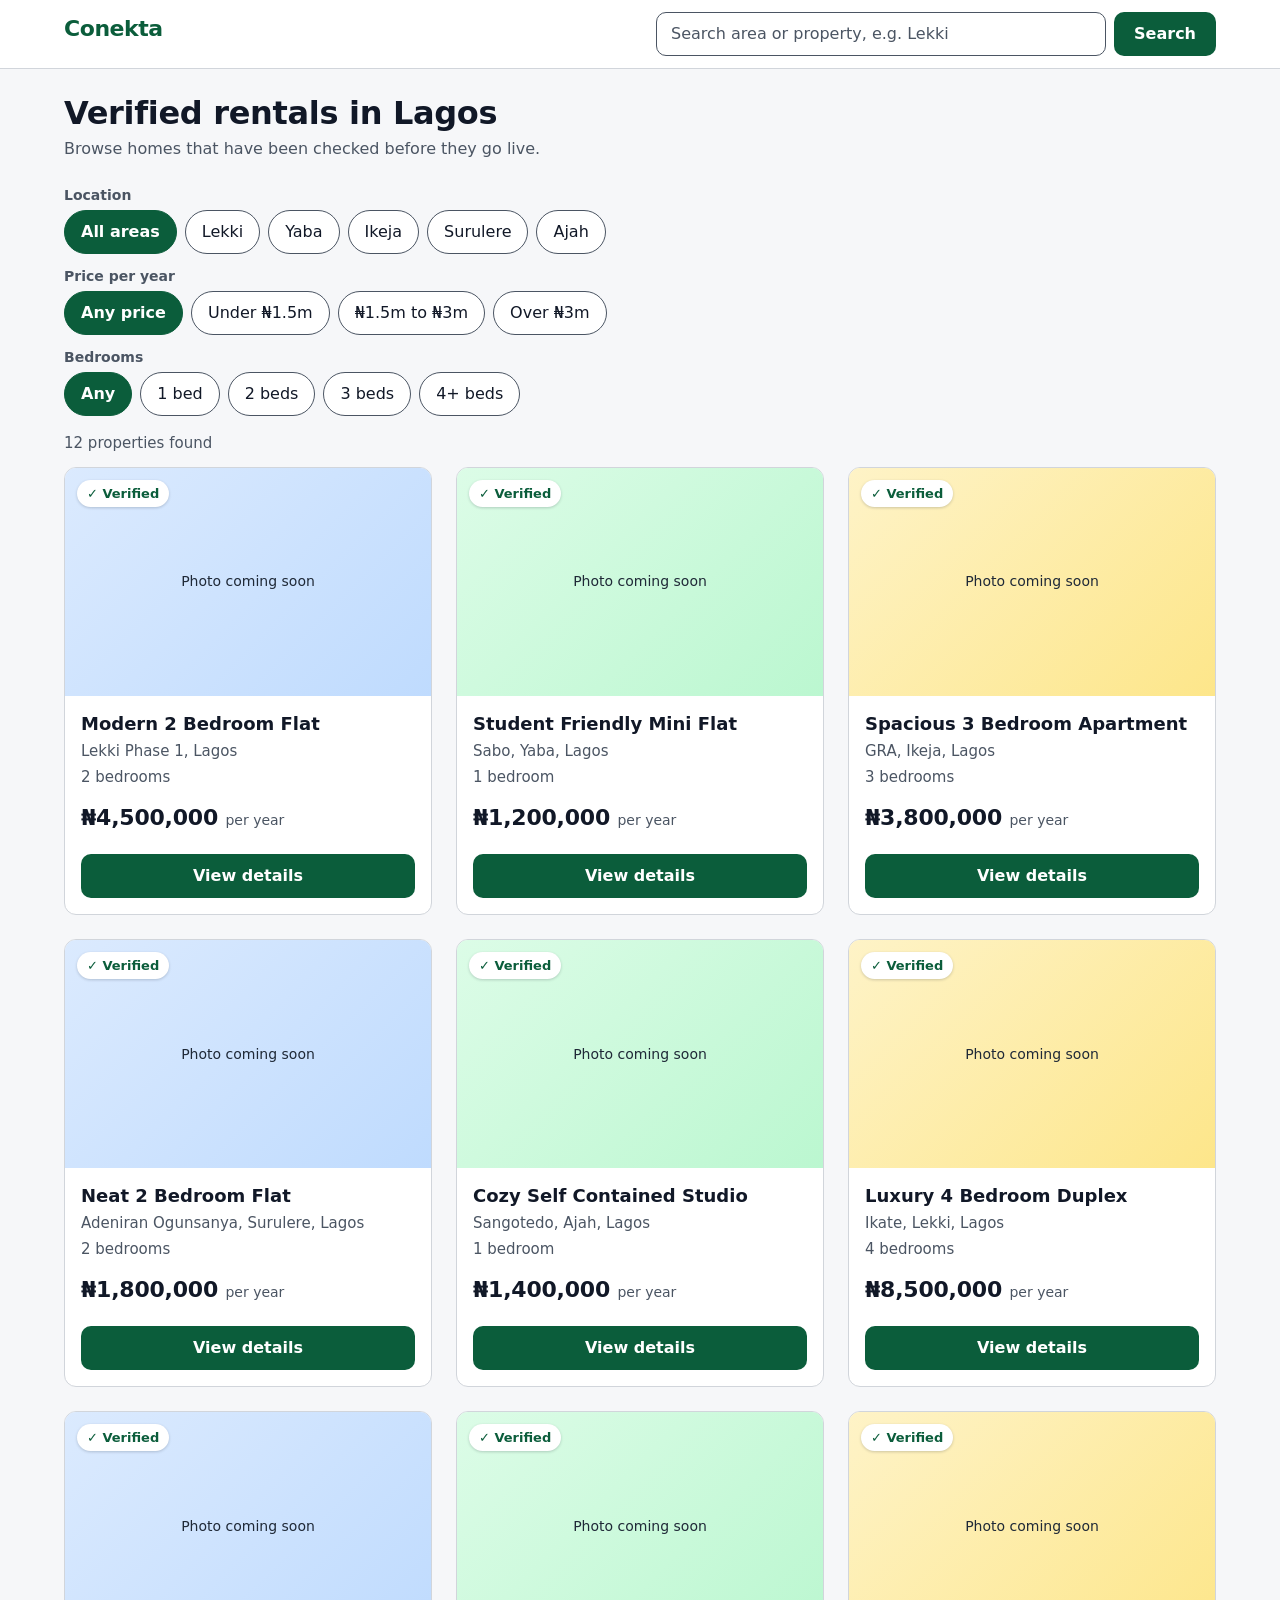
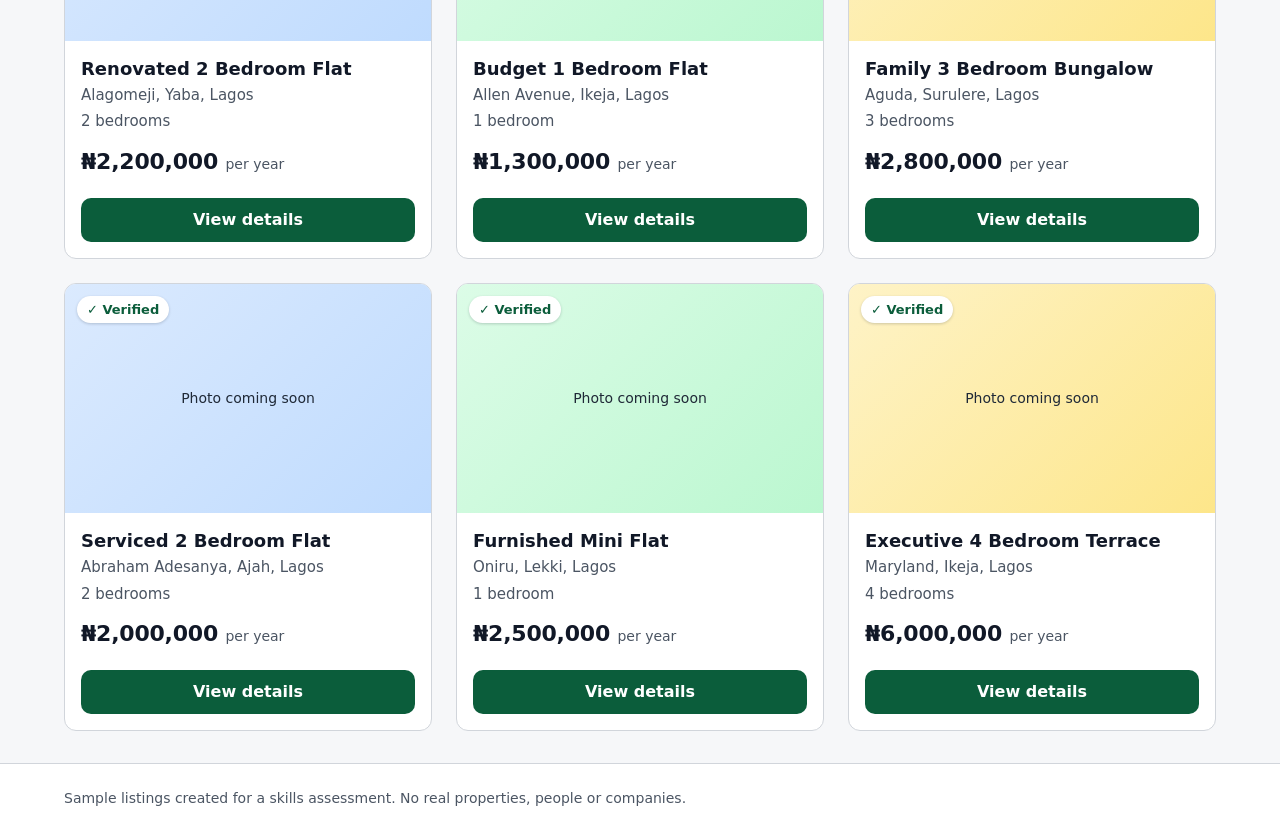
<file: index.html>
<!DOCTYPE html>
<html lang="en">
<head>
  <meta charset="UTF-8">
  <meta name="viewport" content="width=device-width, initial-scale=1">
  <title>Conekta | Verified Rental Listings</title>
  <meta name="description" content="Browse verified rental properties in Lagos. Search by area, filter by price and bedrooms.">
  <link rel="stylesheet" href="style.css">
  <script src="script.js" defer></script>
</head>
<body>
  <a class="skip-link" href="#listings">Skip to listings</a>

  <header class="site-header">
    <div class="container header-inner">
      <a class="brand" href="./">Conekta</a>
      <form class="search" id="search-form" role="search">
        <label class="visually-hidden" for="search-input">Search properties by area or keyword</label>
        <input class="search-input" id="search-input" type="search" placeholder="Search area or property, e.g. Lekki" autocomplete="off">
        <button class="btn btn-search" type="submit">Search</button>
      </form>
    </div>
  </header>

  <main>
    <div class="container">
      <section class="intro">
        <h1>Verified rentals in Lagos</h1>
        <p>Browse homes that have been checked before they go live.</p>
      </section>

      <section class="filters" aria-labelledby="filters-heading">
        <h2 class="visually-hidden" id="filters-heading">Filter properties</h2>

        <div class="filter-group" role="group" aria-labelledby="label-location">
          <span class="filter-label" id="label-location">Location</span>
          <div class="chips">
            <button class="chip" type="button" data-filter="location" data-value="all" aria-pressed="true">All areas</button>
            <button class="chip" type="button" data-filter="location" data-value="lekki" aria-pressed="false">Lekki</button>
            <button class="chip" type="button" data-filter="location" data-value="yaba" aria-pressed="false">Yaba</button>
            <button class="chip" type="button" data-filter="location" data-value="ikeja" aria-pressed="false">Ikeja</button>
            <button class="chip" type="button" data-filter="location" data-value="surulere" aria-pressed="false">Surulere</button>
            <button class="chip" type="button" data-filter="location" data-value="ajah" aria-pressed="false">Ajah</button>
          </div>
        </div>

        <div class="filter-group" role="group" aria-labelledby="label-price">
          <span class="filter-label" id="label-price">Price per year</span>
          <div class="chips">
            <button class="chip" type="button" data-filter="price" data-value="all" aria-pressed="true">Any price</button>
            <button class="chip" type="button" data-filter="price" data-value="under" aria-pressed="false">Under ₦1.5m</button>
            <button class="chip" type="button" data-filter="price" data-value="mid" aria-pressed="false">₦1.5m to ₦3m</button>
            <button class="chip" type="button" data-filter="price" data-value="over" aria-pressed="false">Over ₦3m</button>
          </div>
        </div>

        <div class="filter-group" role="group" aria-labelledby="label-bedrooms">
          <span class="filter-label" id="label-bedrooms">Bedrooms</span>
          <div class="chips">
            <button class="chip" type="button" data-filter="bedrooms" data-value="all" aria-pressed="true">Any</button>
            <button class="chip" type="button" data-filter="bedrooms" data-value="1" aria-pressed="false">1 bed</button>
            <button class="chip" type="button" data-filter="bedrooms" data-value="2" aria-pressed="false">2 beds</button>
            <button class="chip" type="button" data-filter="bedrooms" data-value="3" aria-pressed="false">3 beds</button>
            <button class="chip" type="button" data-filter="bedrooms" data-value="4" aria-pressed="false">4+ beds</button>
          </div>
        </div>
      </section>

      <section class="results" aria-labelledby="results-heading">
        <h2 class="visually-hidden" id="results-heading">Properties</h2>
        <p class="result-count" id="result-count" role="status">12 properties found</p>
        <p class="empty-state" id="empty-state" hidden>
          No properties match your search.
          <button class="link-button" id="reset-filters" type="button">Clear all filters</button>
        </p>

        <ul class="grid" id="listings">
          <li class="listing" data-location="lekki" data-price="4500000" data-bedrooms="2">
            <article class="card">
              <div class="card-media">
                <div class="card-image" role="img" aria-label="Photo placeholder for Modern 2 Bedroom Flat in Lekki Phase 1"><span>Photo coming soon</span></div>
                <span class="badge"><span aria-hidden="true">✓</span> Verified</span>
              </div>
              <div class="card-body">
                <h3 class="card-title">Modern 2 Bedroom Flat</h3>
                <p class="card-area">Lekki Phase 1, Lagos</p>
                <p class="card-meta">2 bedrooms</p>
                <p class="card-price"><span class="visually-hidden">Price: </span>₦4,500,000 <span class="card-price-unit">per year</span></p>
                <button class="btn btn-details" type="button" aria-label="View details for Modern 2 Bedroom Flat in Lekki Phase 1">View details</button>
              </div>
            </article>
          </li>

          <li class="listing" data-location="yaba" data-price="1200000" data-bedrooms="1">
            <article class="card">
              <div class="card-media">
                <div class="card-image" role="img" aria-label="Photo placeholder for Student Friendly Mini Flat in Yaba"><span>Photo coming soon</span></div>
                <span class="badge"><span aria-hidden="true">✓</span> Verified</span>
              </div>
              <div class="card-body">
                <h3 class="card-title">Student Friendly Mini Flat</h3>
                <p class="card-area">Sabo, Yaba, Lagos</p>
                <p class="card-meta">1 bedroom</p>
                <p class="card-price"><span class="visually-hidden">Price: </span>₦1,200,000 <span class="card-price-unit">per year</span></p>
                <button class="btn btn-details" type="button" aria-label="View details for Student Friendly Mini Flat in Sabo, Yaba">View details</button>
              </div>
            </article>
          </li>

          <li class="listing" data-location="ikeja" data-price="3800000" data-bedrooms="3">
            <article class="card">
              <div class="card-media">
                <div class="card-image" role="img" aria-label="Photo placeholder for Spacious 3 Bedroom Apartment in GRA Ikeja"><span>Photo coming soon</span></div>
                <span class="badge"><span aria-hidden="true">✓</span> Verified</span>
              </div>
              <div class="card-body">
                <h3 class="card-title">Spacious 3 Bedroom Apartment</h3>
                <p class="card-area">GRA, Ikeja, Lagos</p>
                <p class="card-meta">3 bedrooms</p>
                <p class="card-price"><span class="visually-hidden">Price: </span>₦3,800,000 <span class="card-price-unit">per year</span></p>
                <button class="btn btn-details" type="button" aria-label="View details for Spacious 3 Bedroom Apartment in GRA, Ikeja">View details</button>
              </div>
            </article>
          </li>

          <li class="listing" data-location="surulere" data-price="1800000" data-bedrooms="2">
            <article class="card">
              <div class="card-media">
                <div class="card-image" role="img" aria-label="Photo placeholder for Neat 2 Bedroom Flat in Surulere"><span>Photo coming soon</span></div>
                <span class="badge"><span aria-hidden="true">✓</span> Verified</span>
              </div>
              <div class="card-body">
                <h3 class="card-title">Neat 2 Bedroom Flat</h3>
                <p class="card-area">Adeniran Ogunsanya, Surulere, Lagos</p>
                <p class="card-meta">2 bedrooms</p>
                <p class="card-price"><span class="visually-hidden">Price: </span>₦1,800,000 <span class="card-price-unit">per year</span></p>
                <button class="btn btn-details" type="button" aria-label="View details for Neat 2 Bedroom Flat in Surulere">View details</button>
              </div>
            </article>
          </li>

          <li class="listing" data-location="ajah" data-price="1400000" data-bedrooms="1">
            <article class="card">
              <div class="card-media">
                <div class="card-image" role="img" aria-label="Photo placeholder for Cozy Self Contained Studio in Sangotedo, Ajah"><span>Photo coming soon</span></div>
                <span class="badge"><span aria-hidden="true">✓</span> Verified</span>
              </div>
              <div class="card-body">
                <h3 class="card-title">Cozy Self Contained Studio</h3>
                <p class="card-area">Sangotedo, Ajah, Lagos</p>
                <p class="card-meta">1 bedroom</p>
                <p class="card-price"><span class="visually-hidden">Price: </span>₦1,400,000 <span class="card-price-unit">per year</span></p>
                <button class="btn btn-details" type="button" aria-label="View details for Cozy Self Contained Studio in Sangotedo, Ajah">View details</button>
              </div>
            </article>
          </li>

          <li class="listing" data-location="lekki" data-price="8500000" data-bedrooms="4">
            <article class="card">
              <div class="card-media">
                <div class="card-image" role="img" aria-label="Photo placeholder for Luxury 4 Bedroom Duplex in Ikate, Lekki"><span>Photo coming soon</span></div>
                <span class="badge"><span aria-hidden="true">✓</span> Verified</span>
              </div>
              <div class="card-body">
                <h3 class="card-title">Luxury 4 Bedroom Duplex</h3>
                <p class="card-area">Ikate, Lekki, Lagos</p>
                <p class="card-meta">4 bedrooms</p>
                <p class="card-price"><span class="visually-hidden">Price: </span>₦8,500,000 <span class="card-price-unit">per year</span></p>
                <button class="btn btn-details" type="button" aria-label="View details for Luxury 4 Bedroom Duplex in Ikate, Lekki">View details</button>
              </div>
            </article>
          </li>

          <li class="listing" data-location="yaba" data-price="2200000" data-bedrooms="2">
            <article class="card">
              <div class="card-media">
                <div class="card-image" role="img" aria-label="Photo placeholder for Renovated 2 Bedroom Flat in Yaba"><span>Photo coming soon</span></div>
                <span class="badge"><span aria-hidden="true">✓</span> Verified</span>
              </div>
              <div class="card-body">
                <h3 class="card-title">Renovated 2 Bedroom Flat</h3>
                <p class="card-area">Alagomeji, Yaba, Lagos</p>
                <p class="card-meta">2 bedrooms</p>
                <p class="card-price"><span class="visually-hidden">Price: </span>₦2,200,000 <span class="card-price-unit">per year</span></p>
                <button class="btn btn-details" type="button" aria-label="View details for Renovated 2 Bedroom Flat in Alagomeji, Yaba">View details</button>
              </div>
            </article>
          </li>

          <li class="listing" data-location="ikeja" data-price="1300000" data-bedrooms="1">
            <article class="card">
              <div class="card-media">
                <div class="card-image" role="img" aria-label="Photo placeholder for Budget 1 Bedroom Flat in Allen, Ikeja"><span>Photo coming soon</span></div>
                <span class="badge"><span aria-hidden="true">✓</span> Verified</span>
              </div>
              <div class="card-body">
                <h3 class="card-title">Budget 1 Bedroom Flat</h3>
                <p class="card-area">Allen Avenue, Ikeja, Lagos</p>
                <p class="card-meta">1 bedroom</p>
                <p class="card-price"><span class="visually-hidden">Price: </span>₦1,300,000 <span class="card-price-unit">per year</span></p>
                <button class="btn btn-details" type="button" aria-label="View details for Budget 1 Bedroom Flat in Allen Avenue, Ikeja">View details</button>
              </div>
            </article>
          </li>

          <li class="listing" data-location="surulere" data-price="2800000" data-bedrooms="3">
            <article class="card">
              <div class="card-media">
                <div class="card-image" role="img" aria-label="Photo placeholder for Family 3 Bedroom Bungalow in Aguda, Surulere"><span>Photo coming soon</span></div>
                <span class="badge"><span aria-hidden="true">✓</span> Verified</span>
              </div>
              <div class="card-body">
                <h3 class="card-title">Family 3 Bedroom Bungalow</h3>
                <p class="card-area">Aguda, Surulere, Lagos</p>
                <p class="card-meta">3 bedrooms</p>
                <p class="card-price"><span class="visually-hidden">Price: </span>₦2,800,000 <span class="card-price-unit">per year</span></p>
                <button class="btn btn-details" type="button" aria-label="View details for Family 3 Bedroom Bungalow in Aguda, Surulere">View details</button>
              </div>
            </article>
          </li>

          <li class="listing" data-location="ajah" data-price="2000000" data-bedrooms="2">
            <article class="card">
              <div class="card-media">
                <div class="card-image" role="img" aria-label="Photo placeholder for Serviced 2 Bedroom Flat in Abraham Adesanya, Ajah"><span>Photo coming soon</span></div>
                <span class="badge"><span aria-hidden="true">✓</span> Verified</span>
              </div>
              <div class="card-body">
                <h3 class="card-title">Serviced 2 Bedroom Flat</h3>
                <p class="card-area">Abraham Adesanya, Ajah, Lagos</p>
                <p class="card-meta">2 bedrooms</p>
                <p class="card-price"><span class="visually-hidden">Price: </span>₦2,000,000 <span class="card-price-unit">per year</span></p>
                <button class="btn btn-details" type="button" aria-label="View details for Serviced 2 Bedroom Flat in Abraham Adesanya, Ajah">View details</button>
              </div>
            </article>
          </li>

          <li class="listing" data-location="lekki" data-price="2500000" data-bedrooms="1">
            <article class="card">
              <div class="card-media">
                <div class="card-image" role="img" aria-label="Photo placeholder for Furnished Mini Flat in Oniru, Lekki"><span>Photo coming soon</span></div>
                <span class="badge"><span aria-hidden="true">✓</span> Verified</span>
              </div>
              <div class="card-body">
                <h3 class="card-title">Furnished Mini Flat</h3>
                <p class="card-area">Oniru, Lekki, Lagos</p>
                <p class="card-meta">1 bedroom</p>
                <p class="card-price"><span class="visually-hidden">Price: </span>₦2,500,000 <span class="card-price-unit">per year</span></p>
                <button class="btn btn-details" type="button" aria-label="View details for Furnished Mini Flat in Oniru, Lekki">View details</button>
              </div>
            </article>
          </li>

          <li class="listing" data-location="ikeja" data-price="6000000" data-bedrooms="4">
            <article class="card">
              <div class="card-media">
                <div class="card-image" role="img" aria-label="Photo placeholder for Executive 4 Bedroom Terrace in Maryland, Ikeja"><span>Photo coming soon</span></div>
                <span class="badge"><span aria-hidden="true">✓</span> Verified</span>
              </div>
              <div class="card-body">
                <h3 class="card-title">Executive 4 Bedroom Terrace</h3>
                <p class="card-area">Maryland, Ikeja, Lagos</p>
                <p class="card-meta">4 bedrooms</p>
                <p class="card-price"><span class="visually-hidden">Price: </span>₦6,000,000 <span class="card-price-unit">per year</span></p>
                <button class="btn btn-details" type="button" aria-label="View details for Executive 4 Bedroom Terrace in Maryland, Ikeja">View details</button>
              </div>
            </article>
          </li>
        </ul>
      </section>
    </div>
  </main>

  <footer class="site-footer">
    <div class="container">
      <p>Sample listings created for a skills assessment. No real properties, people or companies.</p>
    </div>
  </footer>
</body>
</html>
</file>
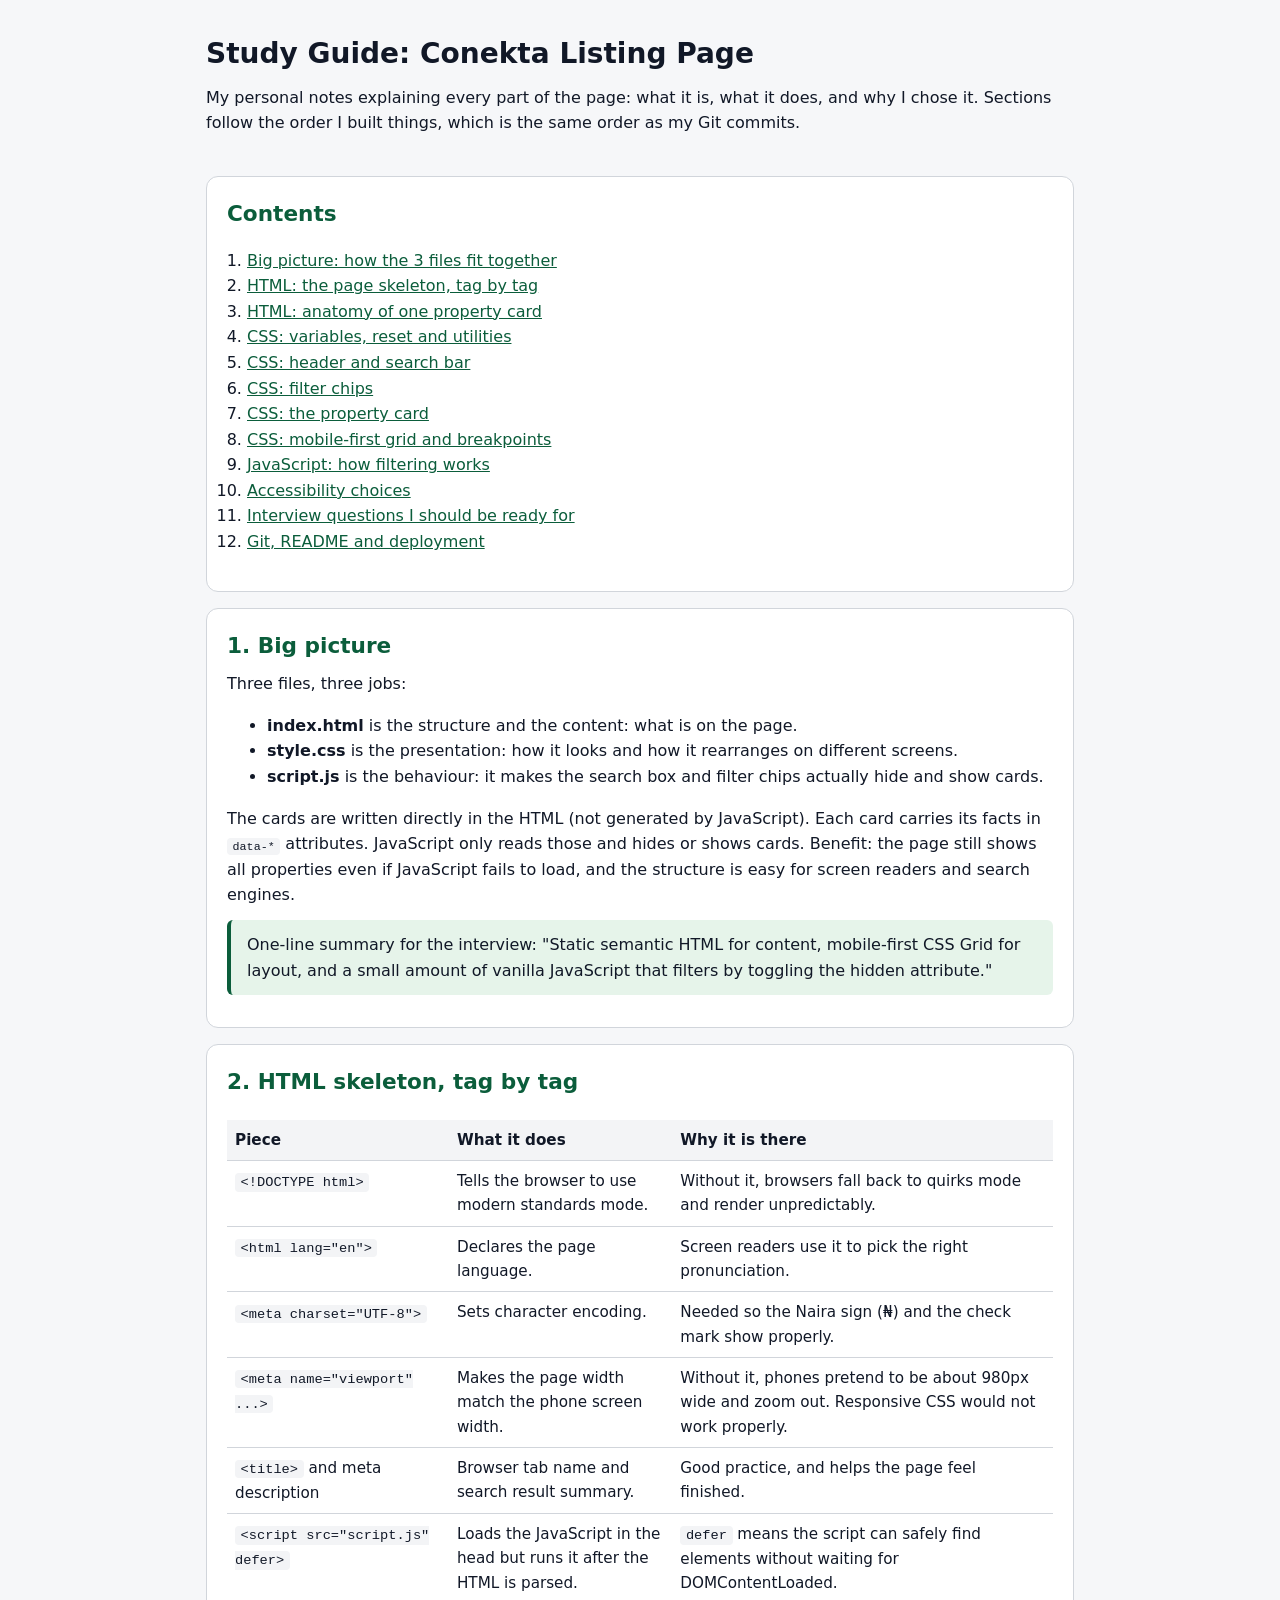
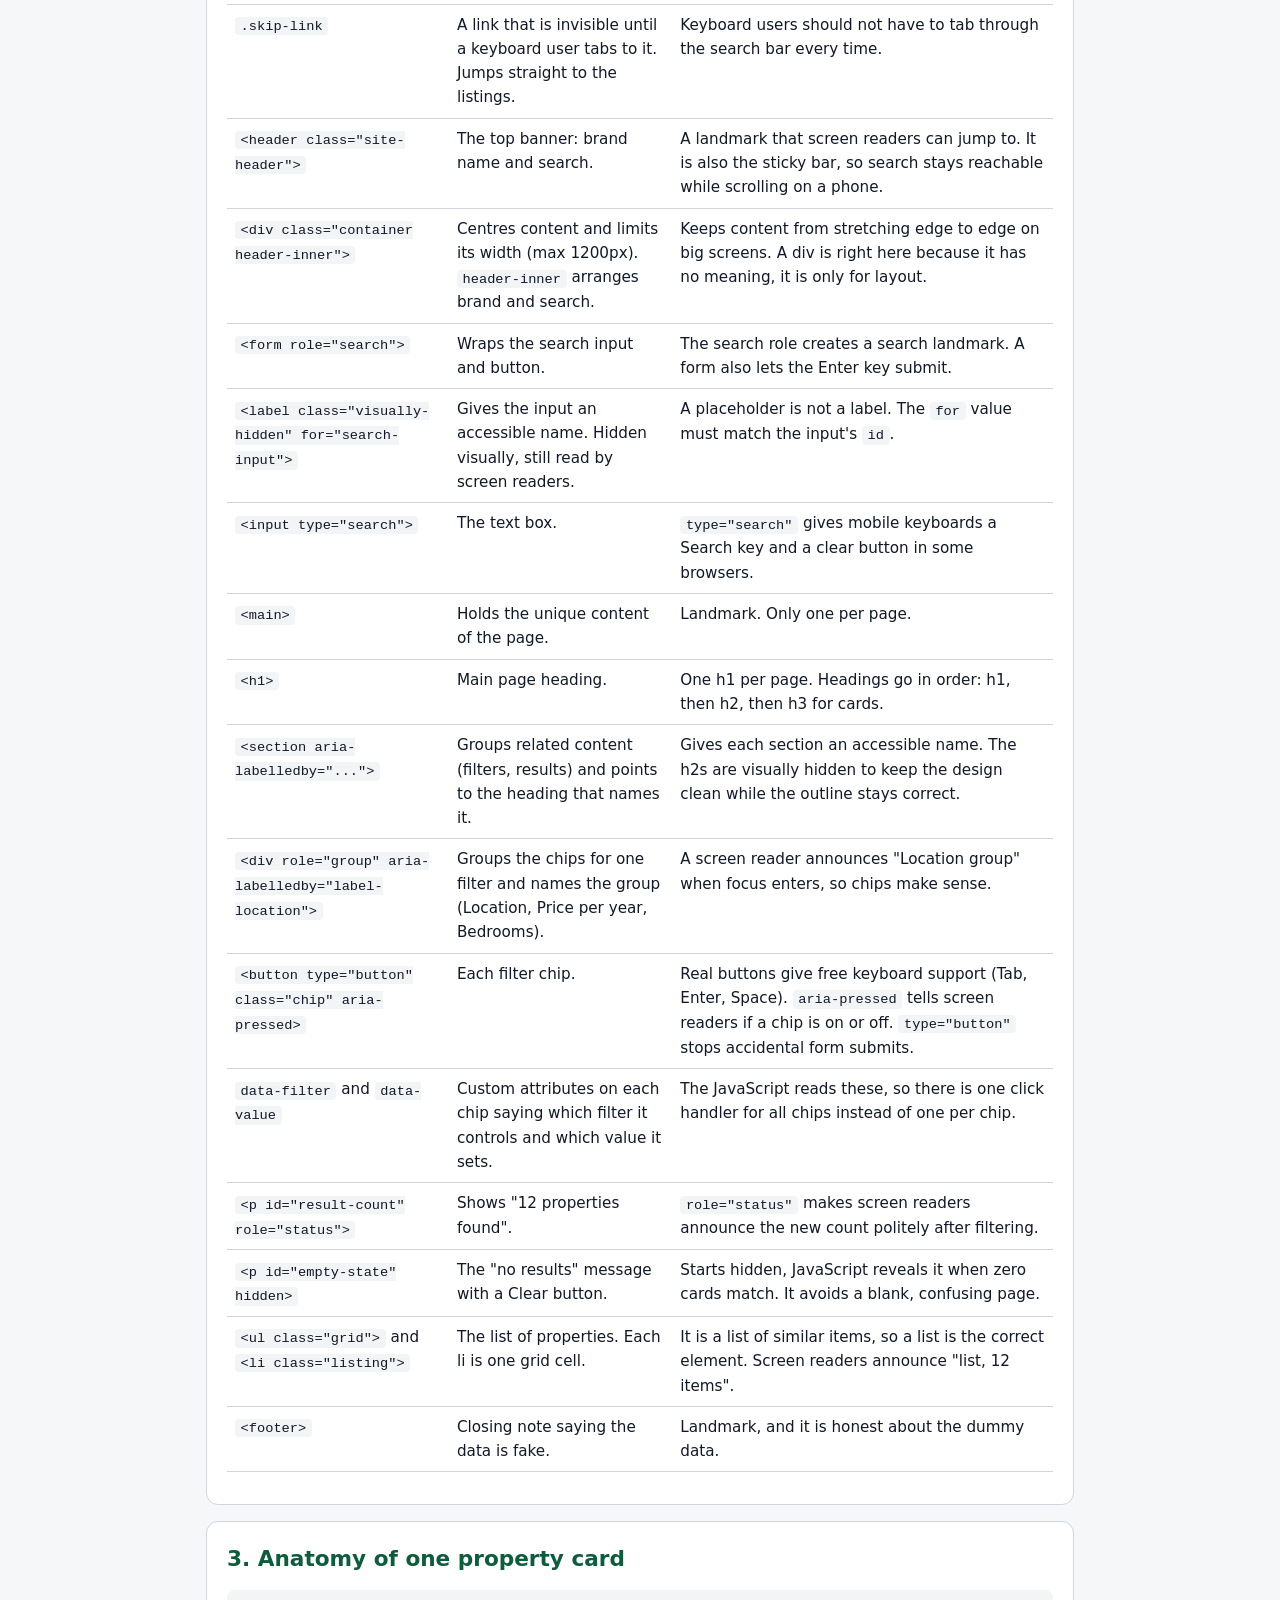
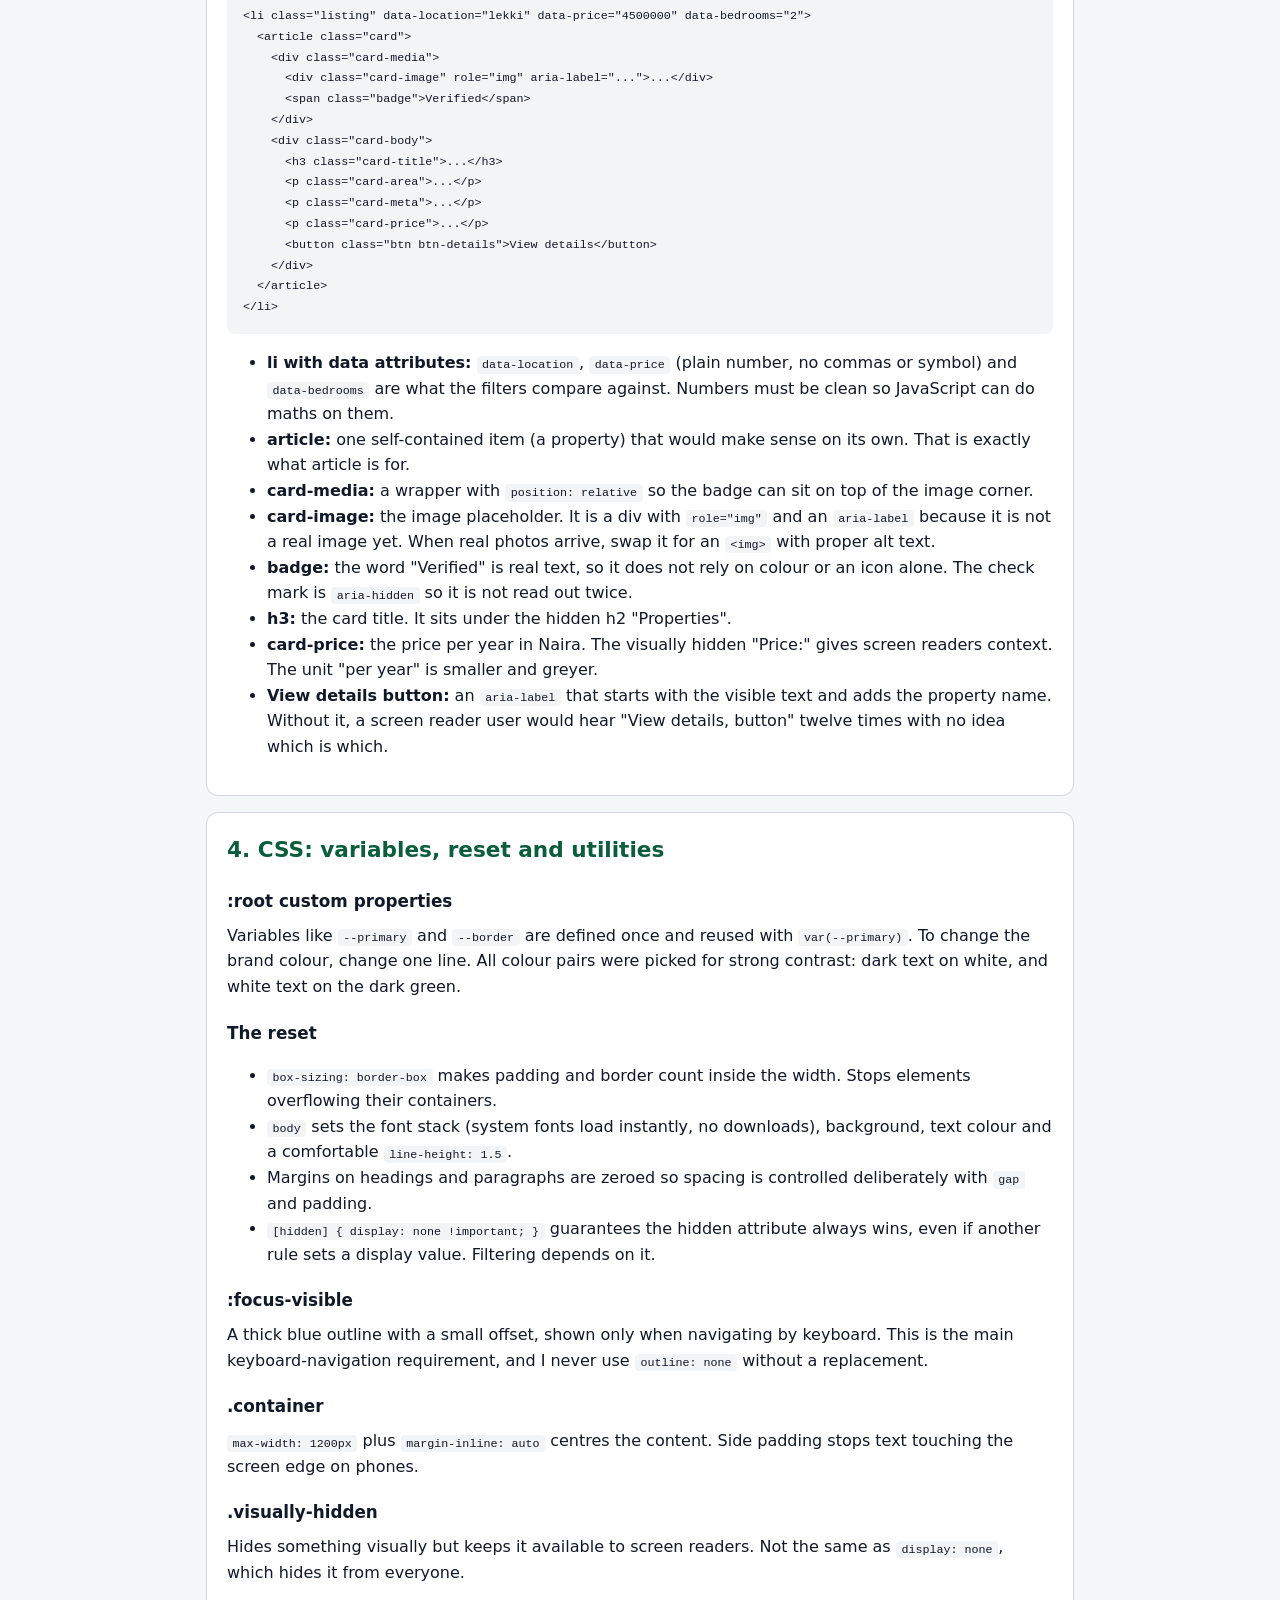
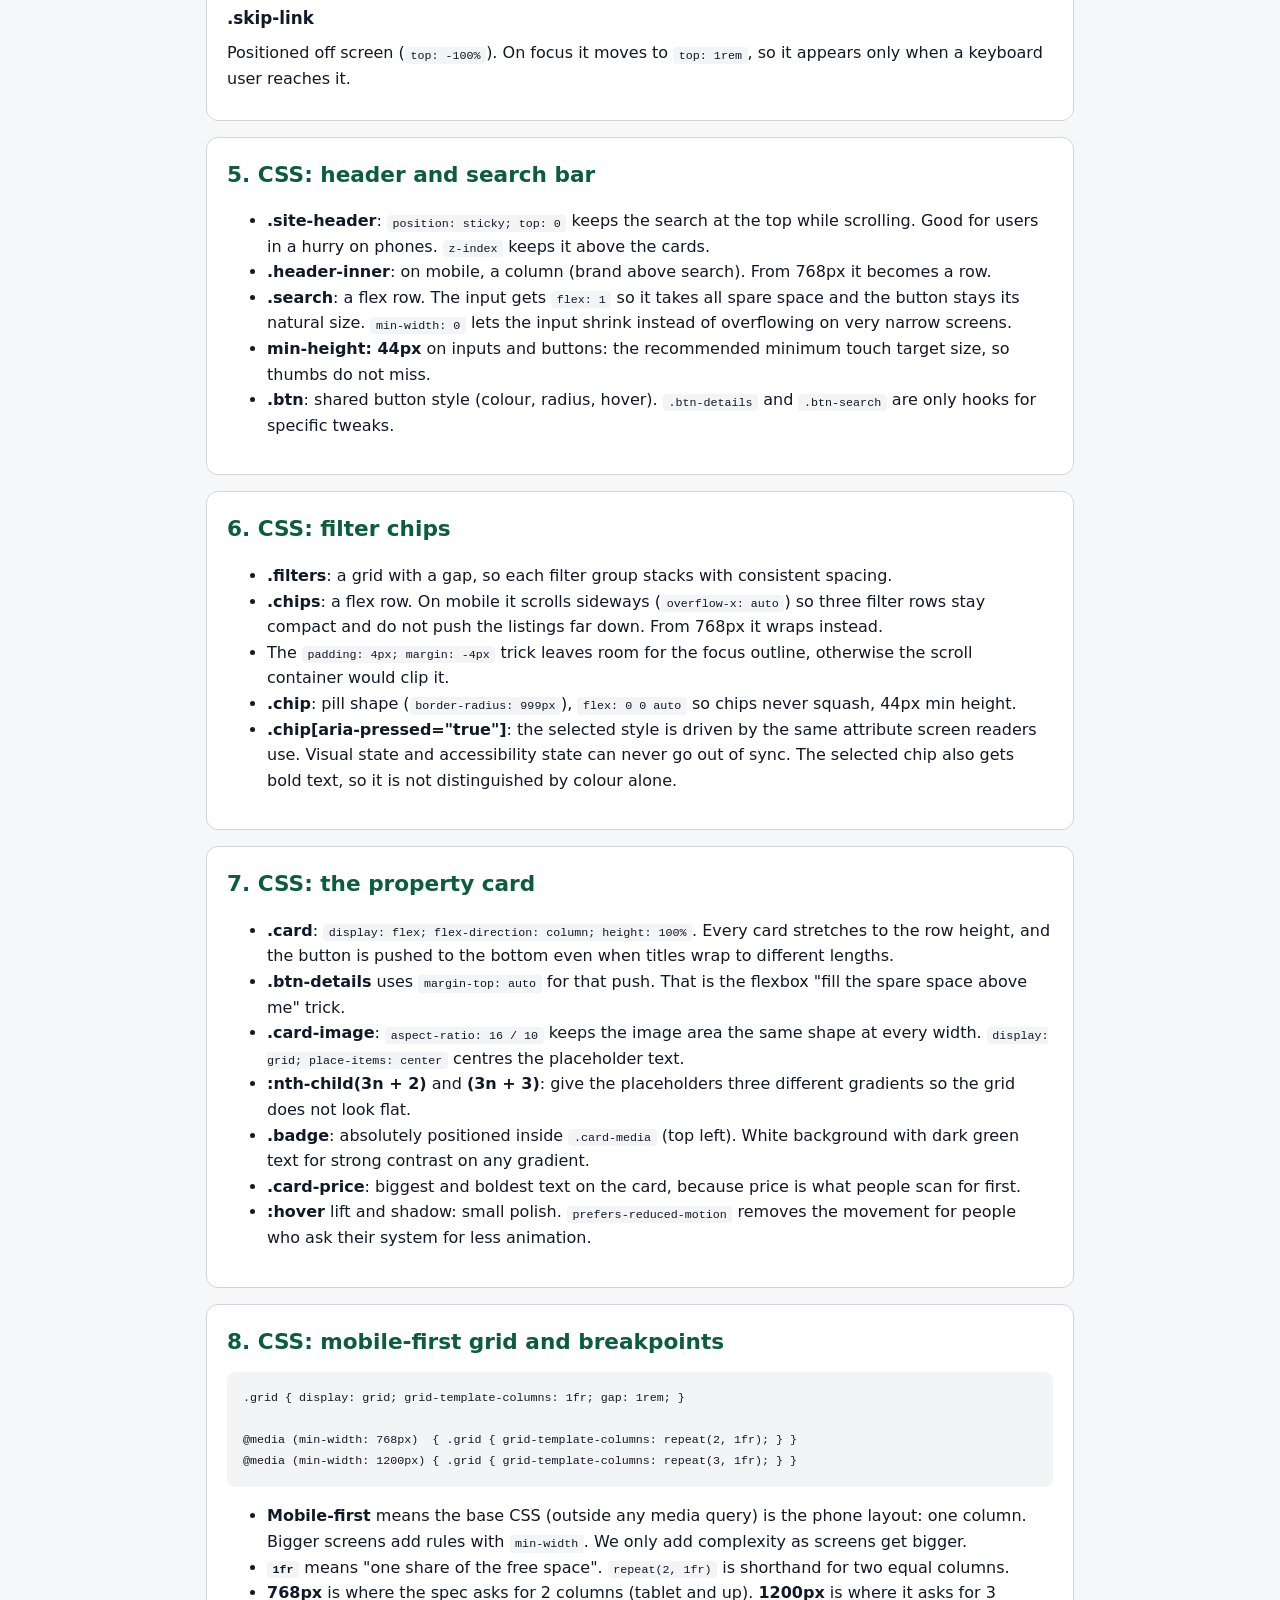
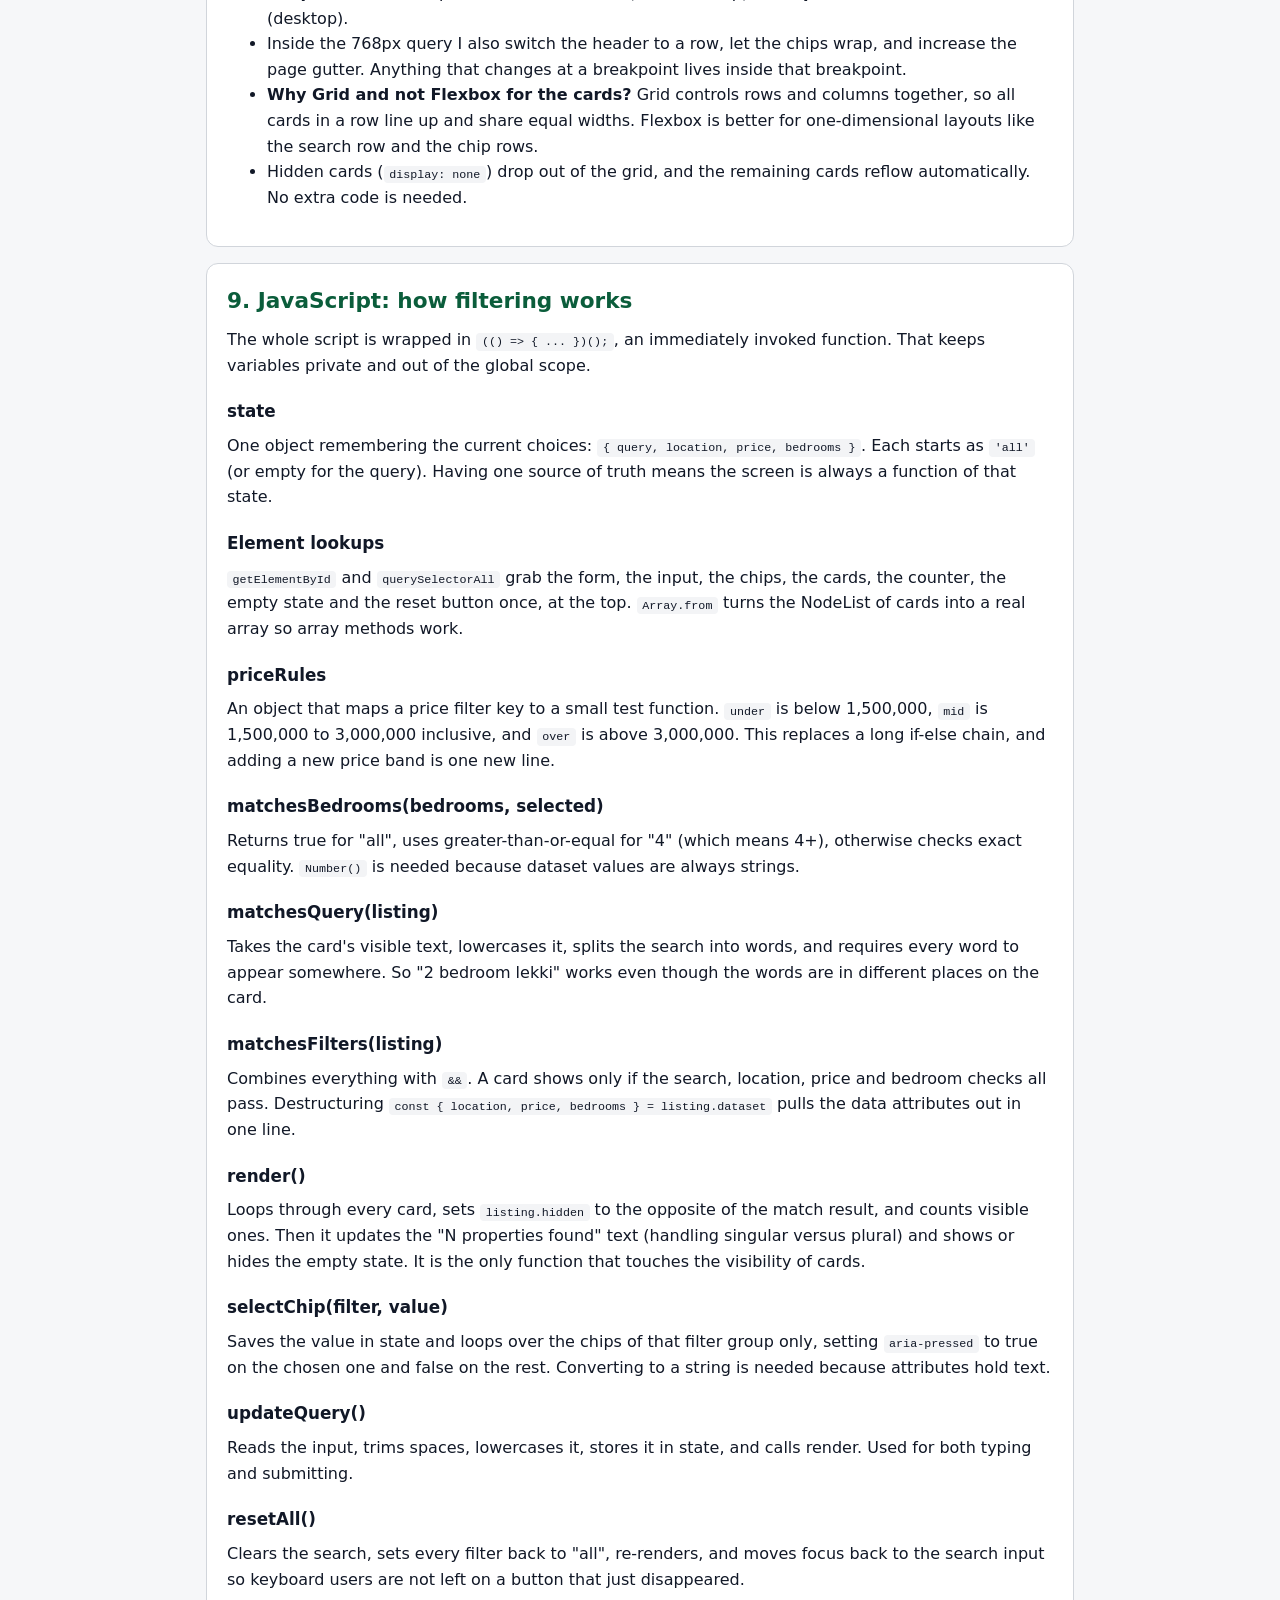
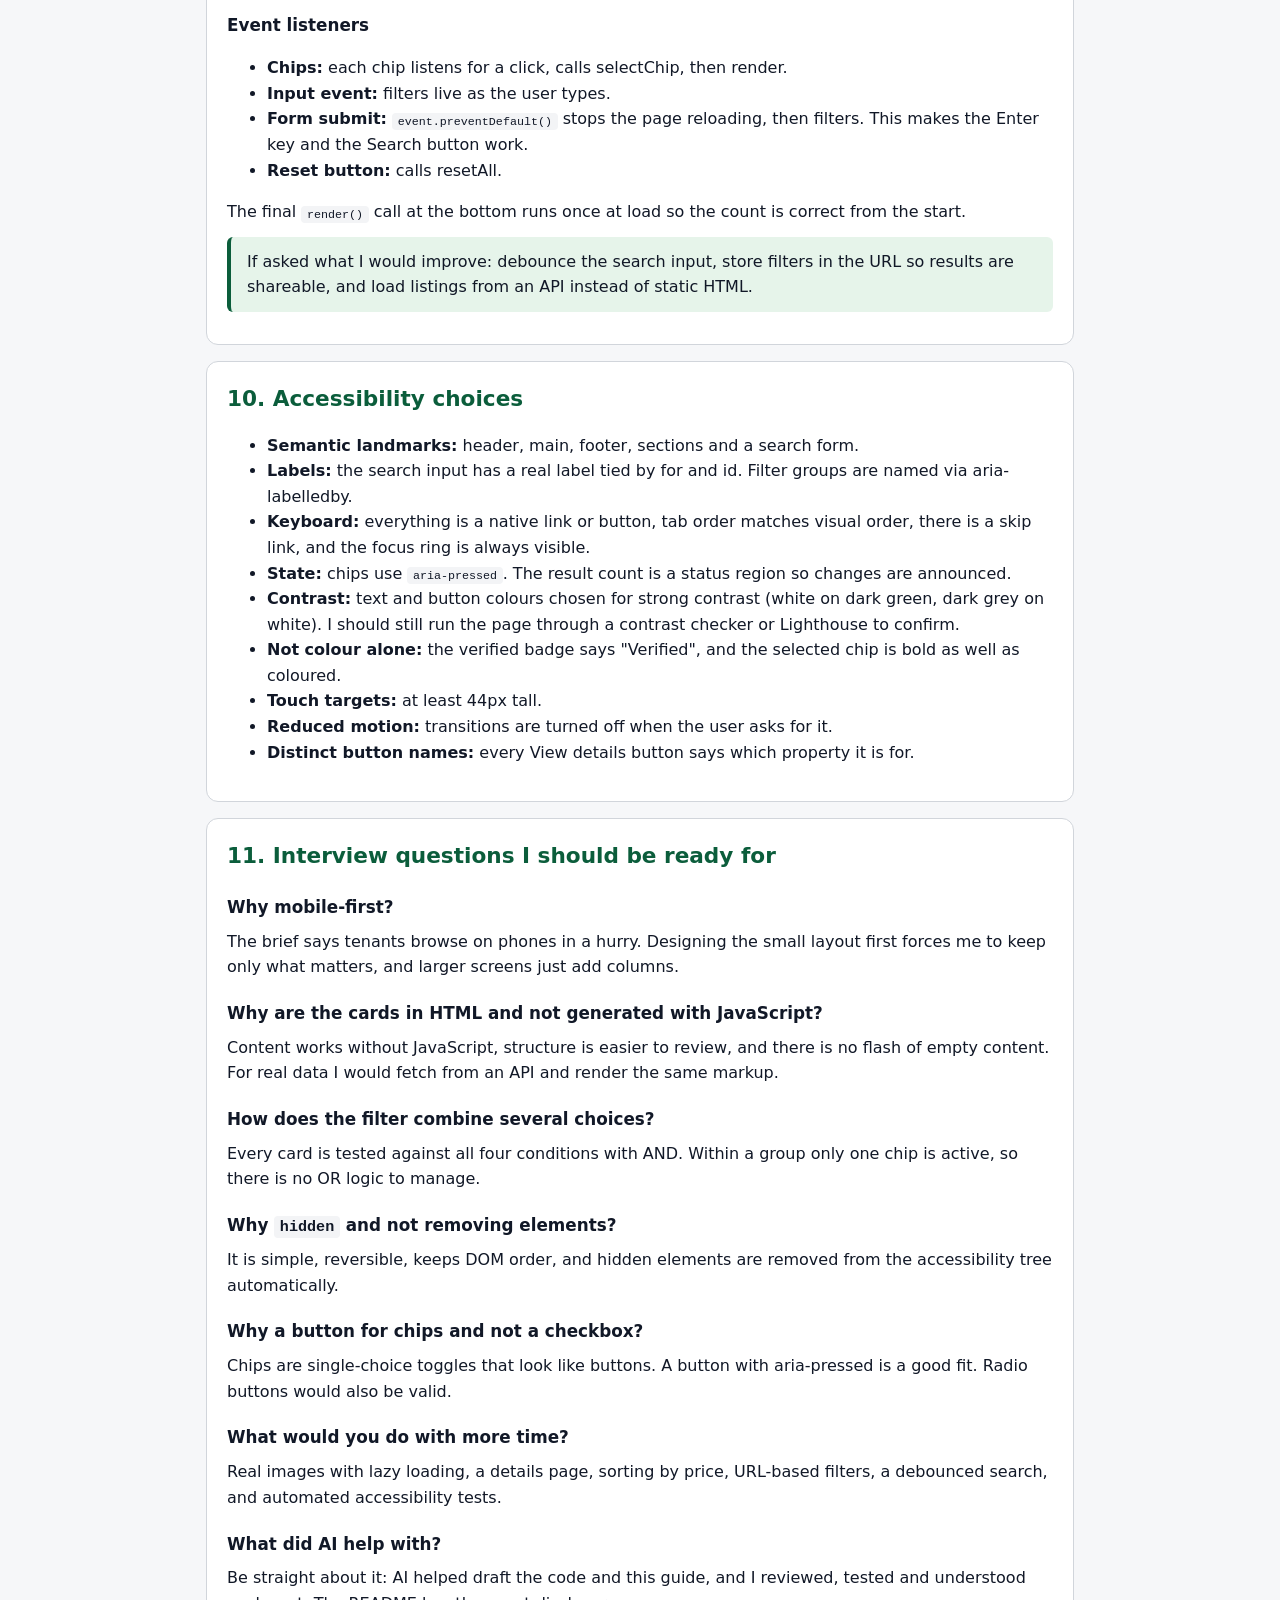
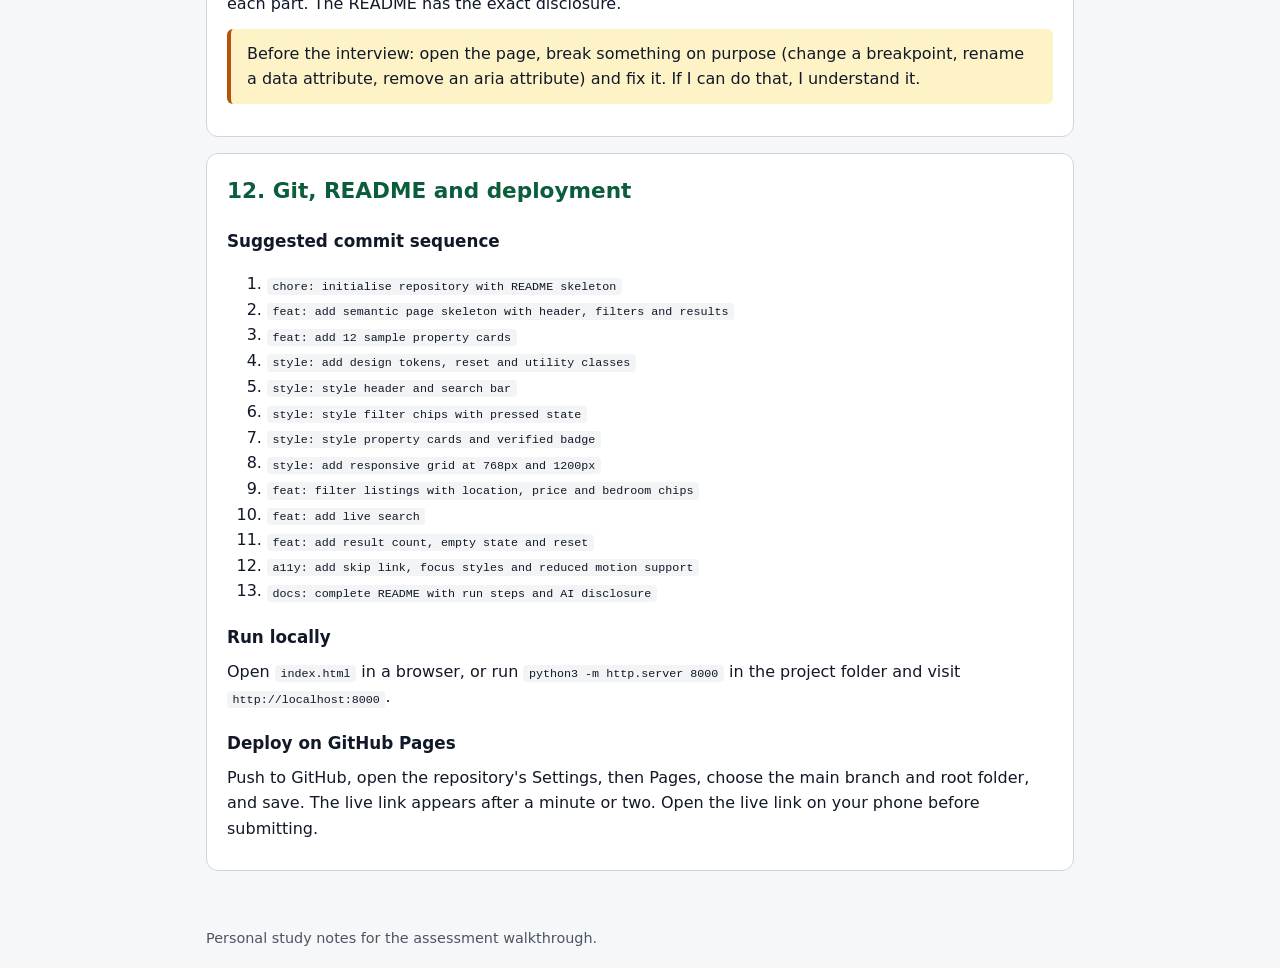
<file: notes/guide.html>
<!DOCTYPE html>
<html lang="en">
<head>
  <meta charset="UTF-8">
  <meta name="viewport" content="width=device-width, initial-scale=1">
  <title>Study Guide | Conekta Listing Page</title>
  <style>
    :root { --bg:#f6f7f9; --card:#fff; --text:#111827; --muted:#4b5563; --primary:#0b5d3b; --border:#d1d5db; --code:#f3f4f6; }
    * { box-sizing: border-box; }
    body { margin:0; font-family: system-ui, -apple-system, "Segoe UI", Roboto, sans-serif; background:var(--bg); color:var(--text); line-height:1.6; }
    header, main, footer { max-width: 900px; margin: 0 auto; padding: 1rem; }
    h1 { font-size: 1.75rem; margin: 1rem 0 .25rem; }
    h2 { font-size: 1.35rem; margin: 0 0 .5rem; color: var(--primary); }
    h3 { font-size: 1.05rem; margin: 1.25rem 0 .25rem; }
    section { background: var(--card); border: 1px solid var(--border); border-radius: 12px; padding: 1.25rem; margin-bottom: 1rem; }
    p { margin: .5rem 0; }
    code { background: var(--code); padding: .1rem .35rem; border-radius: 4px; font-size: .9em; }
    pre { background: var(--code); padding: 1rem; border-radius: 8px; overflow-x: auto; }
    pre code { background: none; padding: 0; }
    table { width: 100%; border-collapse: collapse; margin: .75rem 0; font-size: .95rem; }
    th, td { text-align: left; vertical-align: top; padding: .5rem; border-bottom: 1px solid var(--border); }
    th { background: var(--code); }
    .table-wrap { overflow-x: auto; }
    nav ol { padding-left: 1.25rem; }
    nav a { color: var(--primary); }
    .tip { border-left: 4px solid var(--primary); background: #e6f4ea; padding: .75rem 1rem; border-radius: 6px; margin: .75rem 0; }
    .warn { border-left: 4px solid #b45309; background: #fef3c7; padding: .75rem 1rem; border-radius: 6px; margin: .75rem 0; }
    footer { color: var(--muted); font-size: .9rem; }
  </style>
</head>
<body>
  <header>
    <h1>Study Guide: Conekta Listing Page</h1>
    <p>My personal notes explaining every part of the page: what it is, what it does, and why I chose it. Sections follow the order I built things, which is the same order as my Git commits.</p>
  </header>

  <main>
    <section>
      <h2>Contents</h2>
      <nav aria-label="Guide contents">
        <ol>
          <li><a href="#overview">Big picture: how the 3 files fit together</a></li>
          <li><a href="#html">HTML: the page skeleton, tag by tag</a></li>
          <li><a href="#card">HTML: anatomy of one property card</a></li>
          <li><a href="#css-base">CSS: variables, reset and utilities</a></li>
          <li><a href="#css-header">CSS: header and search bar</a></li>
          <li><a href="#css-chips">CSS: filter chips</a></li>
          <li><a href="#css-card">CSS: the property card</a></li>
          <li><a href="#css-grid">CSS: mobile-first grid and breakpoints</a></li>
          <li><a href="#js">JavaScript: how filtering works</a></li>
          <li><a href="#a11y">Accessibility choices</a></li>
          <li><a href="#qa">Interview questions I should be ready for</a></li>
          <li><a href="#git">Git, README and deployment</a></li>
        </ol>
      </nav>
    </section>

    <section id="overview">
      <h2>1. Big picture</h2>
      <p>Three files, three jobs:</p>
      <ul>
        <li><strong>index.html</strong> is the structure and the content: what is on the page.</li>
        <li><strong>style.css</strong> is the presentation: how it looks and how it rearranges on different screens.</li>
        <li><strong>script.js</strong> is the behaviour: it makes the search box and filter chips actually hide and show cards.</li>
      </ul>
      <p>The cards are written directly in the HTML (not generated by JavaScript). Each card carries its facts in <code>data-*</code> attributes. JavaScript only reads those and hides or shows cards. Benefit: the page still shows all properties even if JavaScript fails to load, and the structure is easy for screen readers and search engines.</p>
      <div class="tip">One-line summary for the interview: "Static semantic HTML for content, mobile-first CSS Grid for layout, and a small amount of vanilla JavaScript that filters by toggling the hidden attribute."</div>
    </section>

    <section id="html">
      <h2>2. HTML skeleton, tag by tag</h2>
      <div class="table-wrap">
      <table>
        <thead><tr><th>Piece</th><th>What it does</th><th>Why it is there</th></tr></thead>
        <tbody>
          <tr><td><code>&lt;!DOCTYPE html&gt;</code></td><td>Tells the browser to use modern standards mode.</td><td>Without it, browsers fall back to quirks mode and render unpredictably.</td></tr>
          <tr><td><code>&lt;html lang="en"&gt;</code></td><td>Declares the page language.</td><td>Screen readers use it to pick the right pronunciation.</td></tr>
          <tr><td><code>&lt;meta charset="UTF-8"&gt;</code></td><td>Sets character encoding.</td><td>Needed so the Naira sign (₦) and the check mark show properly.</td></tr>
          <tr><td><code>&lt;meta name="viewport" ...&gt;</code></td><td>Makes the page width match the phone screen width.</td><td>Without it, phones pretend to be about 980px wide and zoom out. Responsive CSS would not work properly.</td></tr>
          <tr><td><code>&lt;title&gt;</code> and meta description</td><td>Browser tab name and search result summary.</td><td>Good practice, and helps the page feel finished.</td></tr>
          <tr><td><code>&lt;script src="script.js" defer&gt;</code></td><td>Loads the JavaScript in the head but runs it after the HTML is parsed.</td><td><code>defer</code> means the script can safely find elements without waiting for DOMContentLoaded.</td></tr>
          <tr><td><code>.skip-link</code></td><td>A link that is invisible until a keyboard user tabs to it. Jumps straight to the listings.</td><td>Keyboard users should not have to tab through the search bar every time.</td></tr>
          <tr><td><code>&lt;header class="site-header"&gt;</code></td><td>The top banner: brand name and search.</td><td>A landmark that screen readers can jump to. It is also the sticky bar, so search stays reachable while scrolling on a phone.</td></tr>
          <tr><td><code>&lt;div class="container header-inner"&gt;</code></td><td>Centres content and limits its width (max 1200px). <code>header-inner</code> arranges brand and search.</td><td>Keeps content from stretching edge to edge on big screens. A div is right here because it has no meaning, it is only for layout.</td></tr>
          <tr><td><code>&lt;form role="search"&gt;</code></td><td>Wraps the search input and button.</td><td>The search role creates a search landmark. A form also lets the Enter key submit.</td></tr>
          <tr><td><code>&lt;label class="visually-hidden" for="search-input"&gt;</code></td><td>Gives the input an accessible name. Hidden visually, still read by screen readers.</td><td>A placeholder is not a label. The <code>for</code> value must match the input's <code>id</code>.</td></tr>
          <tr><td><code>&lt;input type="search"&gt;</code></td><td>The text box.</td><td><code>type="search"</code> gives mobile keyboards a Search key and a clear button in some browsers.</td></tr>
          <tr><td><code>&lt;main&gt;</code></td><td>Holds the unique content of the page.</td><td>Landmark. Only one per page.</td></tr>
          <tr><td><code>&lt;h1&gt;</code></td><td>Main page heading.</td><td>One h1 per page. Headings go in order: h1, then h2, then h3 for cards.</td></tr>
          <tr><td><code>&lt;section aria-labelledby="..."&gt;</code></td><td>Groups related content (filters, results) and points to the heading that names it.</td><td>Gives each section an accessible name. The h2s are visually hidden to keep the design clean while the outline stays correct.</td></tr>
          <tr><td><code>&lt;div role="group" aria-labelledby="label-location"&gt;</code></td><td>Groups the chips for one filter and names the group (Location, Price per year, Bedrooms).</td><td>A screen reader announces "Location group" when focus enters, so chips make sense.</td></tr>
          <tr><td><code>&lt;button type="button" class="chip" aria-pressed&gt;</code></td><td>Each filter chip.</td><td>Real buttons give free keyboard support (Tab, Enter, Space). <code>aria-pressed</code> tells screen readers if a chip is on or off. <code>type="button"</code> stops accidental form submits.</td></tr>
          <tr><td><code>data-filter</code> and <code>data-value</code></td><td>Custom attributes on each chip saying which filter it controls and which value it sets.</td><td>The JavaScript reads these, so there is one click handler for all chips instead of one per chip.</td></tr>
          <tr><td><code>&lt;p id="result-count" role="status"&gt;</code></td><td>Shows "12 properties found".</td><td><code>role="status"</code> makes screen readers announce the new count politely after filtering.</td></tr>
          <tr><td><code>&lt;p id="empty-state" hidden&gt;</code></td><td>The "no results" message with a Clear button.</td><td>Starts hidden, JavaScript reveals it when zero cards match. It avoids a blank, confusing page.</td></tr>
          <tr><td><code>&lt;ul class="grid"&gt;</code> and <code>&lt;li class="listing"&gt;</code></td><td>The list of properties. Each li is one grid cell.</td><td>It is a list of similar items, so a list is the correct element. Screen readers announce "list, 12 items".</td></tr>
          <tr><td><code>&lt;footer&gt;</code></td><td>Closing note saying the data is fake.</td><td>Landmark, and it is honest about the dummy data.</td></tr>
        </tbody>
      </table>
      </div>
    </section>

    <section id="card">
      <h2>3. Anatomy of one property card</h2>
      <pre><code>&lt;li class="listing" data-location="lekki" data-price="4500000" data-bedrooms="2"&gt;
  &lt;article class="card"&gt;
    &lt;div class="card-media"&gt;
      &lt;div class="card-image" role="img" aria-label="..."&gt;...&lt;/div&gt;
      &lt;span class="badge"&gt;Verified&lt;/span&gt;
    &lt;/div&gt;
    &lt;div class="card-body"&gt;
      &lt;h3 class="card-title"&gt;...&lt;/h3&gt;
      &lt;p class="card-area"&gt;...&lt;/p&gt;
      &lt;p class="card-meta"&gt;...&lt;/p&gt;
      &lt;p class="card-price"&gt;...&lt;/p&gt;
      &lt;button class="btn btn-details"&gt;View details&lt;/button&gt;
    &lt;/div&gt;
  &lt;/article&gt;
&lt;/li&gt;</code></pre>
      <ul>
        <li><strong>li with data attributes:</strong> <code>data-location</code>, <code>data-price</code> (plain number, no commas or symbol) and <code>data-bedrooms</code> are what the filters compare against. Numbers must be clean so JavaScript can do maths on them.</li>
        <li><strong>article:</strong> one self-contained item (a property) that would make sense on its own. That is exactly what article is for.</li>
        <li><strong>card-media:</strong> a wrapper with <code>position: relative</code> so the badge can sit on top of the image corner.</li>
        <li><strong>card-image:</strong> the image placeholder. It is a div with <code>role="img"</code> and an <code>aria-label</code> because it is not a real image yet. When real photos arrive, swap it for an <code>&lt;img&gt;</code> with proper alt text.</li>
        <li><strong>badge:</strong> the word "Verified" is real text, so it does not rely on colour or an icon alone. The check mark is <code>aria-hidden</code> so it is not read out twice.</li>
        <li><strong>h3:</strong> the card title. It sits under the hidden h2 "Properties".</li>
        <li><strong>card-price:</strong> the price per year in Naira. The visually hidden "Price:" gives screen readers context. The unit "per year" is smaller and greyer.</li>
        <li><strong>View details button:</strong> an <code>aria-label</code> that starts with the visible text and adds the property name. Without it, a screen reader user would hear "View details, button" twelve times with no idea which is which.</li>
      </ul>
    </section>

    <section id="css-base">
      <h2>4. CSS: variables, reset and utilities</h2>
      <h3>:root custom properties</h3>
      <p>Variables like <code>--primary</code> and <code>--border</code> are defined once and reused with <code>var(--primary)</code>. To change the brand colour, change one line. All colour pairs were picked for strong contrast: dark text on white, and white text on the dark green.</p>
      <h3>The reset</h3>
      <ul>
        <li><code>box-sizing: border-box</code> makes padding and border count inside the width. Stops elements overflowing their containers.</li>
        <li><code>body</code> sets the font stack (system fonts load instantly, no downloads), background, text colour and a comfortable <code>line-height: 1.5</code>.</li>
        <li>Margins on headings and paragraphs are zeroed so spacing is controlled deliberately with <code>gap</code> and padding.</li>
        <li><code>[hidden] { display: none !important; }</code> guarantees the hidden attribute always wins, even if another rule sets a display value. Filtering depends on it.</li>
      </ul>
      <h3>:focus-visible</h3>
      <p>A thick blue outline with a small offset, shown only when navigating by keyboard. This is the main keyboard-navigation requirement, and I never use <code>outline: none</code> without a replacement.</p>
      <h3>.container</h3>
      <p><code>max-width: 1200px</code> plus <code>margin-inline: auto</code> centres the content. Side padding stops text touching the screen edge on phones.</p>
      <h3>.visually-hidden</h3>
      <p>Hides something visually but keeps it available to screen readers. Not the same as <code>display: none</code>, which hides it from everyone.</p>
      <h3>.skip-link</h3>
      <p>Positioned off screen (<code>top: -100%</code>). On focus it moves to <code>top: 1rem</code>, so it appears only when a keyboard user reaches it.</p>
    </section>

    <section id="css-header">
      <h2>5. CSS: header and search bar</h2>
      <ul>
        <li><strong>.site-header</strong>: <code>position: sticky; top: 0</code> keeps the search at the top while scrolling. Good for users in a hurry on phones. <code>z-index</code> keeps it above the cards.</li>
        <li><strong>.header-inner</strong>: on mobile, a column (brand above search). From 768px it becomes a row.</li>
        <li><strong>.search</strong>: a flex row. The input gets <code>flex: 1</code> so it takes all spare space and the button stays its natural size. <code>min-width: 0</code> lets the input shrink instead of overflowing on very narrow screens.</li>
        <li><strong>min-height: 44px</strong> on inputs and buttons: the recommended minimum touch target size, so thumbs do not miss.</li>
        <li><strong>.btn</strong>: shared button style (colour, radius, hover). <code>.btn-details</code> and <code>.btn-search</code> are only hooks for specific tweaks.</li>
      </ul>
    </section>

    <section id="css-chips">
      <h2>6. CSS: filter chips</h2>
      <ul>
        <li><strong>.filters</strong>: a grid with a gap, so each filter group stacks with consistent spacing.</li>
        <li><strong>.chips</strong>: a flex row. On mobile it scrolls sideways (<code>overflow-x: auto</code>) so three filter rows stay compact and do not push the listings far down. From 768px it wraps instead.</li>
        <li>The <code>padding: 4px; margin: -4px</code> trick leaves room for the focus outline, otherwise the scroll container would clip it.</li>
        <li><strong>.chip</strong>: pill shape (<code>border-radius: 999px</code>), <code>flex: 0 0 auto</code> so chips never squash, 44px min height.</li>
        <li><strong>.chip[aria-pressed="true"]</strong>: the selected style is driven by the same attribute screen readers use. Visual state and accessibility state can never go out of sync. The selected chip also gets bold text, so it is not distinguished by colour alone.</li>
      </ul>
    </section>

    <section id="css-card">
      <h2>7. CSS: the property card</h2>
      <ul>
        <li><strong>.card</strong>: <code>display: flex; flex-direction: column; height: 100%</code>. Every card stretches to the row height, and the button is pushed to the bottom even when titles wrap to different lengths.</li>
        <li><strong>.btn-details</strong> uses <code>margin-top: auto</code> for that push. That is the flexbox "fill the spare space above me" trick.</li>
        <li><strong>.card-image</strong>: <code>aspect-ratio: 16 / 10</code> keeps the image area the same shape at every width. <code>display: grid; place-items: center</code> centres the placeholder text.</li>
        <li><strong>:nth-child(3n + 2)</strong> and <strong>(3n + 3)</strong>: give the placeholders three different gradients so the grid does not look flat.</li>
        <li><strong>.badge</strong>: absolutely positioned inside <code>.card-media</code> (top left). White background with dark green text for strong contrast on any gradient.</li>
        <li><strong>.card-price</strong>: biggest and boldest text on the card, because price is what people scan for first.</li>
        <li><strong>:hover</strong> lift and shadow: small polish. <code>prefers-reduced-motion</code> removes the movement for people who ask their system for less animation.</li>
      </ul>
    </section>

    <section id="css-grid">
      <h2>8. CSS: mobile-first grid and breakpoints</h2>
      <pre><code>.grid { display: grid; grid-template-columns: 1fr; gap: 1rem; }

@media (min-width: 768px)  { .grid { grid-template-columns: repeat(2, 1fr); } }
@media (min-width: 1200px) { .grid { grid-template-columns: repeat(3, 1fr); } }</code></pre>
      <ul>
        <li><strong>Mobile-first</strong> means the base CSS (outside any media query) is the phone layout: one column. Bigger screens add rules with <code>min-width</code>. We only add complexity as screens get bigger.</li>
        <li><strong><code>1fr</code></strong> means "one share of the free space". <code>repeat(2, 1fr)</code> is shorthand for two equal columns.</li>
        <li><strong>768px</strong> is where the spec asks for 2 columns (tablet and up). <strong>1200px</strong> is where it asks for 3 (desktop).</li>
        <li>Inside the 768px query I also switch the header to a row, let the chips wrap, and increase the page gutter. Anything that changes at a breakpoint lives inside that breakpoint.</li>
        <li><strong>Why Grid and not Flexbox for the cards?</strong> Grid controls rows and columns together, so all cards in a row line up and share equal widths. Flexbox is better for one-dimensional layouts like the search row and the chip rows.</li>
        <li>Hidden cards (<code>display: none</code>) drop out of the grid, and the remaining cards reflow automatically. No extra code is needed.</li>
      </ul>
    </section>

    <section id="js">
      <h2>9. JavaScript: how filtering works</h2>
      <p>The whole script is wrapped in <code>(() =&gt; { ... })();</code>, an immediately invoked function. That keeps variables private and out of the global scope.</p>
      <h3>state</h3>
      <p>One object remembering the current choices: <code>{ query, location, price, bedrooms }</code>. Each starts as <code>'all'</code> (or empty for the query). Having one source of truth means the screen is always a function of that state.</p>
      <h3>Element lookups</h3>
      <p><code>getElementById</code> and <code>querySelectorAll</code> grab the form, the input, the chips, the cards, the counter, the empty state and the reset button once, at the top. <code>Array.from</code> turns the NodeList of cards into a real array so array methods work.</p>
      <h3>priceRules</h3>
      <p>An object that maps a price filter key to a small test function. <code>under</code> is below 1,500,000, <code>mid</code> is 1,500,000 to 3,000,000 inclusive, and <code>over</code> is above 3,000,000. This replaces a long if-else chain, and adding a new price band is one new line.</p>
      <h3>matchesBedrooms(bedrooms, selected)</h3>
      <p>Returns true for "all", uses greater-than-or-equal for "4" (which means 4+), otherwise checks exact equality. <code>Number()</code> is needed because dataset values are always strings.</p>
      <h3>matchesQuery(listing)</h3>
      <p>Takes the card's visible text, lowercases it, splits the search into words, and requires every word to appear somewhere. So "2 bedroom lekki" works even though the words are in different places on the card.</p>
      <h3>matchesFilters(listing)</h3>
      <p>Combines everything with <code>&amp;&amp;</code>. A card shows only if the search, location, price and bedroom checks all pass. Destructuring <code>const { location, price, bedrooms } = listing.dataset</code> pulls the data attributes out in one line.</p>
      <h3>render()</h3>
      <p>Loops through every card, sets <code>listing.hidden</code> to the opposite of the match result, and counts visible ones. Then it updates the "N properties found" text (handling singular versus plural) and shows or hides the empty state. It is the only function that touches the visibility of cards.</p>
      <h3>selectChip(filter, value)</h3>
      <p>Saves the value in state and loops over the chips of that filter group only, setting <code>aria-pressed</code> to true on the chosen one and false on the rest. Converting to a string is needed because attributes hold text.</p>
      <h3>updateQuery()</h3>
      <p>Reads the input, trims spaces, lowercases it, stores it in state, and calls render. Used for both typing and submitting.</p>
      <h3>resetAll()</h3>
      <p>Clears the search, sets every filter back to "all", re-renders, and moves focus back to the search input so keyboard users are not left on a button that just disappeared.</p>
      <h3>Event listeners</h3>
      <ul>
        <li><strong>Chips:</strong> each chip listens for a click, calls selectChip, then render.</li>
        <li><strong>Input event:</strong> filters live as the user types.</li>
        <li><strong>Form submit:</strong> <code>event.preventDefault()</code> stops the page reloading, then filters. This makes the Enter key and the Search button work.</li>
        <li><strong>Reset button:</strong> calls resetAll.</li>
      </ul>
      <p>The final <code>render()</code> call at the bottom runs once at load so the count is correct from the start.</p>
      <div class="tip">If asked what I would improve: debounce the search input, store filters in the URL so results are shareable, and load listings from an API instead of static HTML.</div>
    </section>

    <section id="a11y">
      <h2>10. Accessibility choices</h2>
      <ul>
        <li><strong>Semantic landmarks:</strong> header, main, footer, sections and a search form.</li>
        <li><strong>Labels:</strong> the search input has a real label tied by for and id. Filter groups are named via aria-labelledby.</li>
        <li><strong>Keyboard:</strong> everything is a native link or button, tab order matches visual order, there is a skip link, and the focus ring is always visible.</li>
        <li><strong>State:</strong> chips use <code>aria-pressed</code>. The result count is a status region so changes are announced.</li>
        <li><strong>Contrast:</strong> text and button colours chosen for strong contrast (white on dark green, dark grey on white). I should still run the page through a contrast checker or Lighthouse to confirm.</li>
        <li><strong>Not colour alone:</strong> the verified badge says "Verified", and the selected chip is bold as well as coloured.</li>
        <li><strong>Touch targets:</strong> at least 44px tall.</li>
        <li><strong>Reduced motion:</strong> transitions are turned off when the user asks for it.</li>
        <li><strong>Distinct button names:</strong> every View details button says which property it is for.</li>
      </ul>
    </section>

    <section id="qa">
      <h2>11. Interview questions I should be ready for</h2>
      <h3>Why mobile-first?</h3>
      <p>The brief says tenants browse on phones in a hurry. Designing the small layout first forces me to keep only what matters, and larger screens just add columns.</p>
      <h3>Why are the cards in HTML and not generated with JavaScript?</h3>
      <p>Content works without JavaScript, structure is easier to review, and there is no flash of empty content. For real data I would fetch from an API and render the same markup.</p>
      <h3>How does the filter combine several choices?</h3>
      <p>Every card is tested against all four conditions with AND. Within a group only one chip is active, so there is no OR logic to manage.</p>
      <h3>Why <code>hidden</code> and not removing elements?</h3>
      <p>It is simple, reversible, keeps DOM order, and hidden elements are removed from the accessibility tree automatically.</p>
      <h3>Why a button for chips and not a checkbox?</h3>
      <p>Chips are single-choice toggles that look like buttons. A button with aria-pressed is a good fit. Radio buttons would also be valid.</p>
      <h3>What would you do with more time?</h3>
      <p>Real images with lazy loading, a details page, sorting by price, URL-based filters, a debounced search, and automated accessibility tests.</p>
      <h3>What did AI help with?</h3>
      <p>Be straight about it: AI helped draft the code and this guide, and I reviewed, tested and understood each part. The README has the exact disclosure.</p>
      <div class="warn">Before the interview: open the page, break something on purpose (change a breakpoint, rename a data attribute, remove an aria attribute) and fix it. If I can do that, I understand it.</div>
    </section>

    <section id="git">
      <h2>12. Git, README and deployment</h2>
      <h3>Suggested commit sequence</h3>
      <ol>
        <li><code>chore: initialise repository with README skeleton</code></li>
        <li><code>feat: add semantic page skeleton with header, filters and results</code></li>
        <li><code>feat: add 12 sample property cards</code></li>
        <li><code>style: add design tokens, reset and utility classes</code></li>
        <li><code>style: style header and search bar</code></li>
        <li><code>style: style filter chips with pressed state</code></li>
        <li><code>style: style property cards and verified badge</code></li>
        <li><code>style: add responsive grid at 768px and 1200px</code></li>
        <li><code>feat: filter listings with location, price and bedroom chips</code></li>
        <li><code>feat: add live search</code></li>
        <li><code>feat: add result count, empty state and reset</code></li>
        <li><code>a11y: add skip link, focus styles and reduced motion support</code></li>
        <li><code>docs: complete README with run steps and AI disclosure</code></li>
      </ol>
      <h3>Run locally</h3>
      <p>Open <code>index.html</code> in a browser, or run <code>python3 -m http.server 8000</code> in the project folder and visit <code>http://localhost:8000</code>.</p>
      <h3>Deploy on GitHub Pages</h3>
      <p>Push to GitHub, open the repository's Settings, then Pages, choose the main branch and root folder, and save. The live link appears after a minute or two. Open the live link on your phone before submitting.</p>
    </section>
  </main>

  <footer>
    <p>Personal study notes for the assessment walkthrough.</p>
  </footer>
</body>
</html>
</file>
<file: style.css>
:root {
  --bg: #f6f7f9;
  --surface: #ffffff;
  --text: #111827;
  --muted: #4b5563;
  --border: #d1d5db;
  --primary: #0b5d3b;
  --primary-hover: #084a2f;
  --focus: #1d4ed8;
  --radius: 12px;
  --gutter: 1rem;
}

*,
*::before,
*::after {
  box-sizing: border-box;
}

body {
  margin: 0;
  font-family: system-ui, -apple-system, "Segoe UI", Roboto, Helvetica, Arial, sans-serif;
  background: var(--bg);
  color: var(--text);
  line-height: 1.5;
}

h1,
h2,
h3,
p {
  margin: 0;
}

[hidden] {
  display: none !important;
}

:focus-visible {
  outline: 3px solid var(--focus);
  outline-offset: 2px;
}

.container {
  width: 100%;
  max-width: 1200px;
  margin-inline: auto;
  padding-inline: var(--gutter);
}

.visually-hidden {
  position: absolute;
  width: 1px;
  height: 1px;
  margin: -1px;
  padding: 0;
  overflow: hidden;
  clip: rect(0 0 0 0);
  white-space: nowrap;
  border: 0;
}

.skip-link {
  position: absolute;
  top: -100%;
  left: 1rem;
  z-index: 30;
  padding: 0.75rem 1rem;
  background: var(--primary);
  color: #ffffff;
  border-radius: 8px;
  text-decoration: none;
  font-weight: 600;
}

.skip-link:focus {
  top: 1rem;
}

.site-header {
  position: sticky;
  top: 0;
  z-index: 20;
  background: var(--surface);
  border-bottom: 1px solid var(--border);
}

.header-inner {
  display: flex;
  flex-direction: column;
  gap: 0.75rem;
  padding-block: 0.75rem;
}

.brand {
  align-self: flex-start;
  color: var(--primary);
  font-size: 1.375rem;
  font-weight: 800;
  letter-spacing: -0.02em;
  text-decoration: none;
}

.search {
  display: flex;
  gap: 0.5rem;
  width: 100%;
}

.search-input {
  flex: 1;
  min-width: 0;
  min-height: 44px;
  padding: 0 0.875rem;
  border: 1px solid var(--muted);
  border-radius: 10px;
  background: var(--surface);
  color: var(--text);
  font: inherit;
}

.search-input::placeholder {
  color: var(--muted);
}

.btn {
  min-height: 44px;
  padding: 0 1.25rem;
  border: 0;
  border-radius: 10px;
  background: var(--primary);
  color: #ffffff;
  font: inherit;
  font-weight: 600;
  cursor: pointer;
  transition: background-color 0.15s ease;
}

.btn:hover {
  background: var(--primary-hover);
}

.intro {
  padding-block: 1.5rem 0.5rem;
}

.intro h1 {
  font-size: 1.5rem;
  line-height: 1.25;
  letter-spacing: -0.01em;
}

.intro p {
  margin-top: 0.25rem;
  color: var(--muted);
}

.filters {
  display: grid;
  gap: 0.75rem;
  padding-block: 1rem;
}

.filter-group {
  display: grid;
  gap: 0.25rem;
}

.filter-label {
  font-size: 0.875rem;
  font-weight: 600;
  color: var(--muted);
}

.chips {
  display: flex;
  gap: 0.5rem;
  padding: 4px;
  margin: -4px;
  overflow-x: auto;
}

.chip {
  flex: 0 0 auto;
  min-height: 44px;
  padding: 0 1rem;
  border: 1px solid var(--muted);
  border-radius: 999px;
  background: var(--surface);
  color: var(--text);
  font: inherit;
  cursor: pointer;
  transition: background-color 0.15s ease, color 0.15s ease;
}

.chip:hover {
  background: #eef2f1;
}

.chip[aria-pressed="true"] {
  background: var(--primary);
  border-color: var(--primary);
  color: #ffffff;
  font-weight: 600;
}

.results {
  padding-bottom: 2rem;
}

.result-count {
  margin-bottom: 0.75rem;
  color: var(--muted);
  font-size: 0.9375rem;
}

.empty-state {
  padding: 1.5rem;
  margin-bottom: 1rem;
  border: 1px dashed var(--muted);
  border-radius: var(--radius);
  background: var(--surface);
  text-align: center;
}

.link-button {
  min-height: 44px;
  padding: 0 0.5rem;
  border: 0;
  background: none;
  color: var(--primary);
  font: inherit;
  font-weight: 600;
  text-decoration: underline;
  cursor: pointer;
}

.grid {
  display: grid;
  grid-template-columns: 1fr;
  gap: 1rem;
  margin: 0;
  padding: 0;
  list-style: none;
}

.card {
  display: flex;
  flex-direction: column;
  height: 100%;
  overflow: hidden;
  border: 1px solid var(--border);
  border-radius: var(--radius);
  background: var(--surface);
  transition: box-shadow 0.2s ease, transform 0.2s ease;
}

.card:hover {
  box-shadow: 0 8px 24px rgba(17, 24, 39, 0.1);
  transform: translateY(-2px);
}

.card-media {
  position: relative;
}

.card-image {
  display: grid;
  place-items: center;
  aspect-ratio: 16 / 10;
  color: #1f2937;
  font-size: 0.875rem;
  font-weight: 500;
  background: linear-gradient(135deg, #dbeafe, #bfdbfe);
}

.listing:nth-child(3n + 2) .card-image {
  background: linear-gradient(135deg, #dcfce7, #bbf7d0);
}

.listing:nth-child(3n + 3) .card-image {
  background: linear-gradient(135deg, #fef3c7, #fde68a);
}

.badge {
  position: absolute;
  top: 0.75rem;
  left: 0.75rem;
  padding: 0.25rem 0.625rem;
  border-radius: 999px;
  background: #ffffff;
  color: var(--primary);
  font-size: 0.8125rem;
  font-weight: 700;
  box-shadow: 0 1px 3px rgba(17, 24, 39, 0.2);
}

.card-body {
  display: flex;
  flex: 1;
  flex-direction: column;
  gap: 0.25rem;
  padding: 1rem;
}

.card-title {
  font-size: 1.125rem;
  line-height: 1.3;
}

.card-area,
.card-meta {
  color: var(--muted);
  font-size: 0.9375rem;
}

.card-price {
  margin-top: 0.5rem;
  font-size: 1.375rem;
  font-weight: 800;
  letter-spacing: -0.01em;
}

.card-price-unit {
  color: var(--muted);
  font-size: 0.875rem;
  font-weight: 500;
  letter-spacing: 0;
}

.btn-details {
  width: 100%;
  margin-top: auto;
}

.card-price + .btn-details {
  margin-top: 1rem;
}

.site-footer {
  padding-block: 1.5rem;
  border-top: 1px solid var(--border);
  background: var(--surface);
  color: var(--muted);
  font-size: 0.875rem;
}

@media (min-width: 768px) {
  :root {
    --gutter: 1.5rem;
  }

  .header-inner {
    flex-direction: row;
    align-items: center;
    justify-content: space-between;
    gap: 1.5rem;
  }

  .search {
    max-width: 560px;
  }

  .intro h1 {
    font-size: 2rem;
  }

  .chips {
    flex-wrap: wrap;
    overflow-x: visible;
  }

  .grid {
    grid-template-columns: repeat(2, 1fr);
    gap: 1.25rem;
  }
}

@media (min-width: 1200px) {
  .grid {
    grid-template-columns: repeat(3, 1fr);
    gap: 1.5rem;
  }
}

@media (prefers-reduced-motion: reduce) {
  *,
  *::before,
  *::after {
    transition: none !important;
  }

  .card:hover {
    transform: none;
  }
}
</file>
